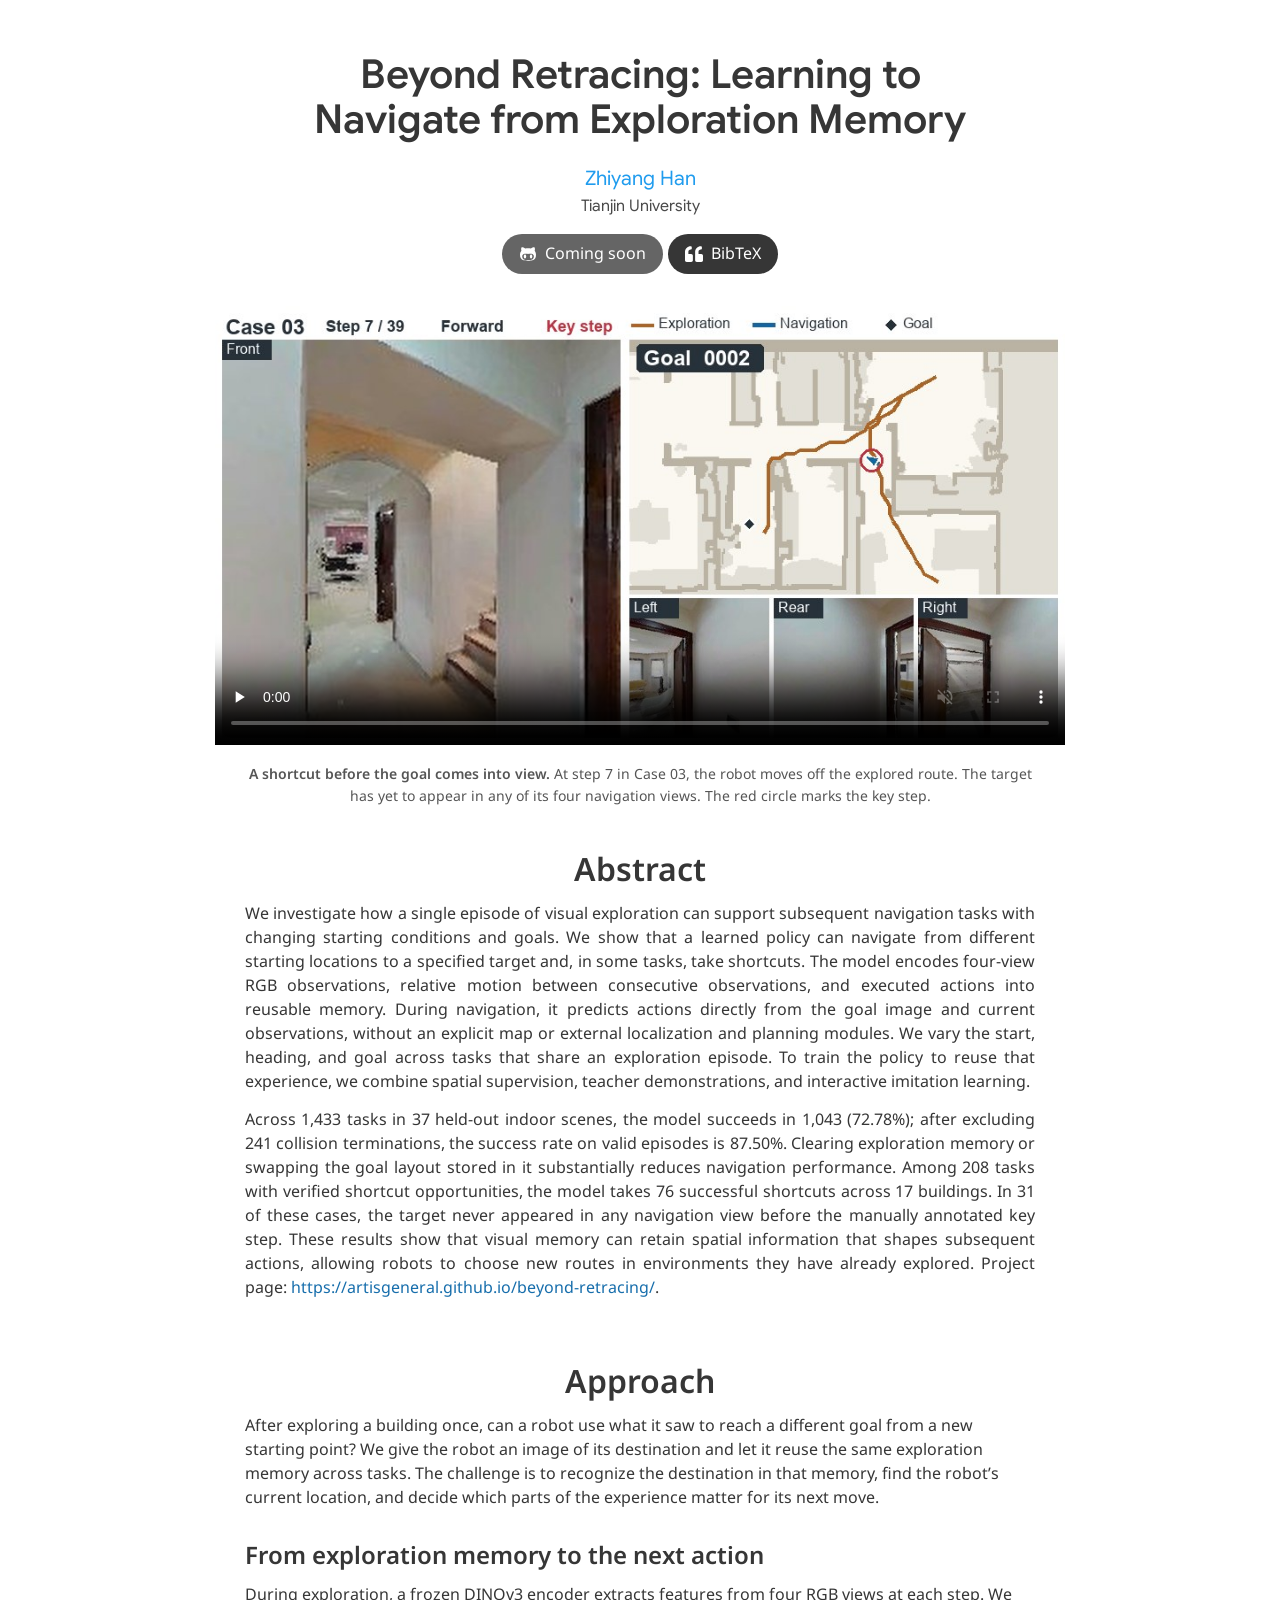
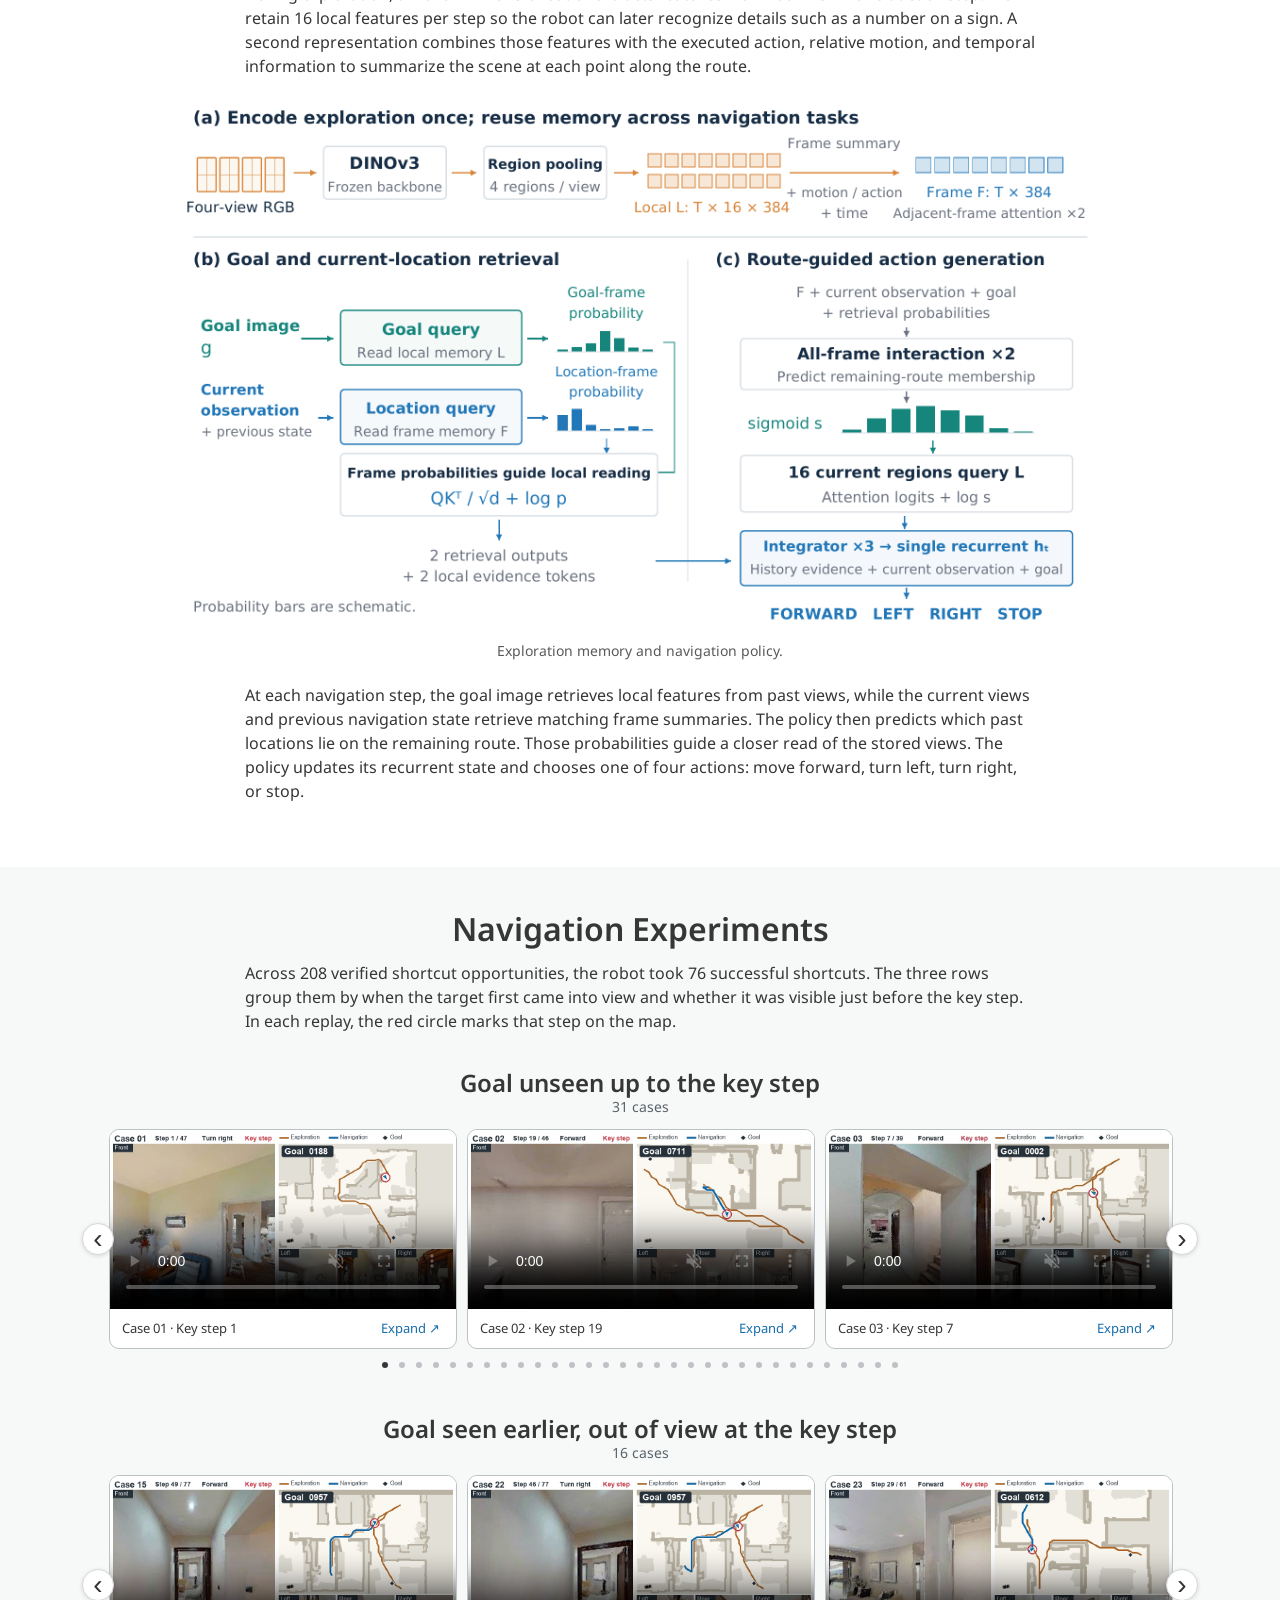
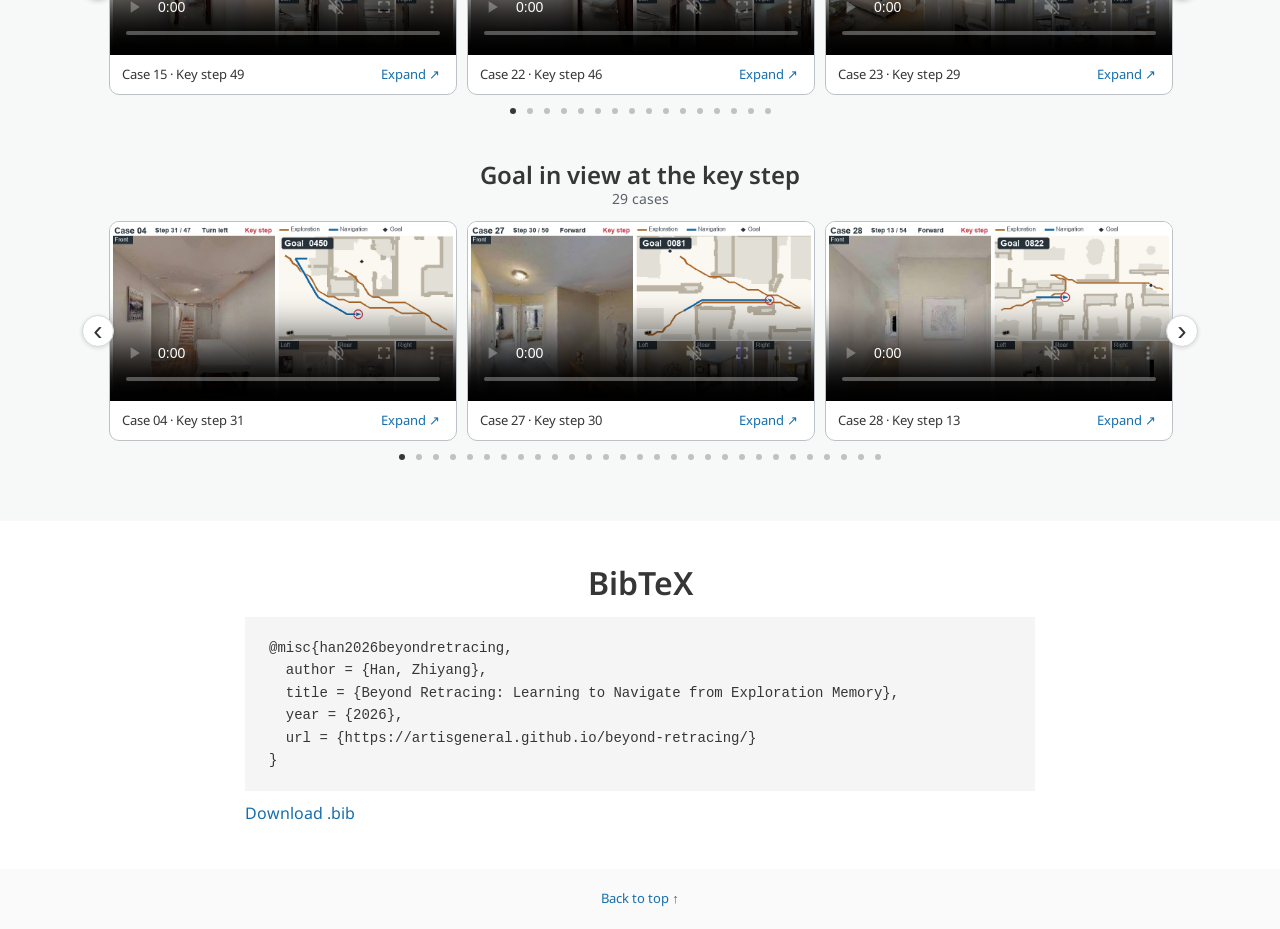
<file: index.html>
<!doctype html>
<html lang="en">
<head>
<meta charset="utf-8"><meta name="viewport" content="width=device-width, initial-scale=1">
<meta name="theme-color" content="#ffffff"><title>Beyond Retracing: Learning to Navigate from Exploration Memory</title>
<link rel="stylesheet" href="vendor/slick.css"><link rel="stylesheet" href="style.css?v=google-sans-2">
<script defer src="vendor/jquery.min.js"></script><script defer src="vendor/slick.min.js"></script>
<script defer src="shortcuts-data.js"></script><script defer src="shortcut-gallery.js"></script>
</head>
<body id="top">
<main>
<header class="publication wrap" aria-labelledby="project-name">
<h1 id="project-name" lang="en">Beyond Retracing: Learning to Navigate from Exploration Memory</h1>
<p class="byline" lang="en">Zhiyang Han</p>
<p class="affiliation" lang="en">Tianjin University</p>
<nav class="resource-links" aria-label="Paper resources">
<span class="resource-unavailable" role="link" aria-disabled="true" aria-label="Code: Coming soon"><img src="assets/code-icon.svg" alt="">Coming soon</span>
<a href="#bibtex"><img src="assets/citation-icon.svg" alt="">BibTeX</a>
</nav></header>
<figure class="lead-demo wrap">
<video controls muted playsinline preload="none" poster="assets/shortcuts/03.jpg" aria-label="Case 03 shortcut replay with its route and four camera views"><source src="assets/shortcuts/03.mp4" type="video/mp4"></video>
<figcaption><strong>A shortcut before the goal comes into view.</strong> At step 7 in Case 03, the robot moves off the explored route. The target has yet to appear in any of its four navigation views. The red circle marks the key step.</figcaption>
</figure>
<section id="abstract" class="text-section wrap"><div><h2>Abstract</h2><p>We investigate how a single episode of visual exploration can support subsequent navigation tasks with changing starting conditions and goals. We show that a learned policy can navigate from different starting locations to a specified target and, in some tasks, take shortcuts. The model encodes four-view RGB observations, relative motion between consecutive observations, and executed actions into reusable memory. During navigation, it predicts actions directly from the goal image and current observations, without an explicit map or external localization and planning modules. We vary the start, heading, and goal across tasks that share an exploration episode. To train the policy to reuse that experience, we combine spatial supervision, teacher demonstrations, and interactive imitation learning.</p>
<p>Across 1,433 tasks in 37 held-out indoor scenes, the model succeeds in 1,043 (72.78%); after excluding 241 collision terminations, the success rate on valid episodes is 87.50%. Clearing exploration memory or swapping the goal layout stored in it substantially reduces navigation performance. Among 208 tasks with verified shortcut opportunities, the model takes 76 successful shortcuts across 17 buildings. In 31 of these cases, the target never appeared in any navigation view before the manually annotated key step. These results show that visual memory can retain spatial information that shapes subsequent actions, allowing robots to choose new routes in environments they have already explored. Project page: <a href="https://artisgeneral.github.io/beyond-retracing/">https://artisgeneral.github.io/beyond-retracing/</a>.</p></div></section>
<section id="approach" class="approach wrap" aria-labelledby="approach-heading">
<h2 id="approach-heading">Approach</h2>
<p>After exploring a building once, can a robot use what it saw to reach a different goal from a new starting point? We give the robot an image of its destination and let it reuse the same exploration memory across tasks. The challenge is to recognize the destination in that memory, find the robot’s current location, and decide which parts of the experience matter for its next move.</p>

<h3>From exploration memory to the next action</h3>
<p>During exploration, a frozen DINOv3 encoder extracts features from four RGB views at each step. We retain 16 local features per step so the robot can later recognize details such as a number on a sign. A second representation combines those features with the executed action, relative motion, and temporal information to summarize the scene at each point along the route.</p>
<figure>
<a href="assets/exploration-memory-policy.png"><img loading="lazy" src="assets/exploration-memory-policy.png" width="1960" height="1124" alt="Exploration produces local features and frame summaries. Separate goal and location queries read this memory, and a recurrent state selects the next action."></a>
<figcaption>Exploration memory and navigation policy.</figcaption>
</figure>
<p>At each navigation step, the goal image retrieves local features from past views, while the current views and previous navigation state retrieve matching frame summaries. The policy then predicts which past locations lie on the remaining route. Those probabilities guide a closer read of the stored views. The policy updates its recurrent state and chooses one of four actions: move forward, turn left, turn right, or stop.</p>

</section>

<section id="replay" class="experiments" aria-labelledby="experiments-title">
<div class="gallery-wrap">
<h2 id="experiments-title">Navigation Experiments</h2>
<p class="gallery-intro">Across 208 verified shortcut opportunities, the robot took 76 successful shortcuts. The three rows group them by when the target first came into view and whether it was visible just before the key step. In each replay, the red circle marks that step on the map.</p>
<div id="shortcut-rows"></div>
</div>
</section>
<dialog id="expanded-replay" aria-labelledby="expanded-title">
<div class="dialog-bar"><h3 id="expanded-title">Shortcut replay</h3><button type="button" id="close-replay" aria-label="Close replay">Close</button></div>
<video controls playsinline muted preload="none"></video>
</dialog>
<section id="bibtex" class="citation wrap" aria-labelledby="citation-title">
<h2 id="citation-title">BibTeX</h2>
<pre><code>@misc{han2026beyondretracing,
  author = {Han, Zhiyang},
  title = {Beyond Retracing: Learning to Navigate from Exploration Memory},
  year = {2026},
  url = {https://artisgeneral.github.io/beyond-retracing/}
}</code></pre>
<a href="assets/beyond-retracing.bib" download>Download .bib</a>
</section>
</main>
<footer><div class="wrap"><a href="#top">Back to top ↑</a></div></footer></body></html>
</file>
<file: style.css>
@font-face{
  font-family:"Google Sans";
  src:url("vendor/fonts/google-sans-latin.woff2") format("woff2");
  font-style:normal;
  font-weight:400 600;
  font-display:swap;
}
@font-face{
  font-family:"Noto Sans";
  src:url("vendor/fonts/noto-sans-latin.woff2") format("woff2");
  font-style:normal;
  font-weight:400 600;
  font-display:swap;
}
*{box-sizing:border-box}
:root{--paper:#fff;--ink:#363636;--muted:#595959;--blue:#176eac;--line:#dedede;--mono:Consolas,monospace;color:var(--ink);background:white;font:16px/1.5 "Noto Sans",Arial,sans-serif}
body,figure,h1,h2,h3,p{margin:0}
.wrap{width:min(960px,calc(100% - 44px));margin-inline:auto}
a{color:var(--blue);text-decoration:none}a:hover{text-decoration:underline}button,input,select{font:inherit}button,select{cursor:pointer}
:focus-visible{outline:3px solid #287db4;outline-offset:3px}
.publication{text-align:center;padding:52px 0 32px}
.publication h1{font:600 clamp(32px,4.1vw,40px)/1.125 "Google Sans",sans-serif;text-wrap:balance;max-width:950px;margin:auto}
.byline,.affiliation{font-family:"Google Sans",sans-serif}.byline{font-size:20px;color:hsl(204,86%,53%);margin:22px 0 0}.affiliation{font-size:16px;color:#4a4a4a}.date{font-size:15px;color:var(--muted);margin:5px auto 16px}
.resource-links{display:flex;justify-content:center;gap:7px;flex-wrap:wrap}.resource-links a,.pill{display:inline-flex;align-items:center;gap:7px;padding:6px 16px;color:white;background:#363636;border:0;border-radius:24px;font-size:15px;line-height:1.6}.resource-links a:hover,.pill:hover{color:white;background:#555;text-decoration:none}
.lead-demo{max-width:850px;text-align:center}.lead-demo video{display:block;width:100%;aspect-ratio:980/396;background:white}
h2{font-size:clamp(26px,3.2vw,32px);line-height:1.125;font-weight:600;text-align:center}
#abstract,.results,.resources-section{padding:43px 0 16px}
#abstract,.resources-section{max-width:790px}
#abstract p,.results p{line-height:1.5;margin:14px auto 0;max-width:790px;text-align:justify}
.results figure{margin:24px auto 0;max-width:875px}.results img{display:block;width:100%}
.lead-demo figcaption,.results figcaption,.replay-shots figcaption{font-size:14px;line-height:1.6;color:#555;text-align:center;margin:8px auto 0;max-width:790px}
.section-head{display:flex;flex-wrap:wrap;align-items:center;justify-content:space-between;gap:15px}
.transport,.caption,.legend{display:flex;align-items:center}
.resources-section{padding-bottom:40px}.resources-section>p{text-align:center;margin:14px 0 34px}pre{margin:16px 0 0;padding:20px 24px;background:#f5f5f5;text-align:left;font:14px/1.6 var(--mono);white-space:pre-wrap;overflow-wrap:anywhere}
footer{padding:20px;text-align:center;background:#fafafa;font-size:13px}
.strip{display:grid;grid-template-columns:repeat(3,1fr);gap:4px;overflow:hidden;border-radius:9px;background:#f3f1eb}.shot{position:relative;display:block;overflow:hidden;background:#403d34}.shot img{width:100%;height:clamp(170px,19.8vw,250px);object-fit:cover;display:block;transition:transform .25s ease}.shot:hover img{transform:scale(1.025)}.shot>span{position:absolute;inset:auto 0 0;color:white;background:linear-gradient(transparent,#16171acc);padding:28px 16px 11px;display:flex;align-items:center;justify-content:space-between;font-size:13px;font-weight:600}.shot i{font:11px var(--mono)}figcaption,.caption{color:var(--muted);font-size:12px}figcaption{text-align:center;padding:10px 0 0}figcaption b{color:var(--ink);margin-right:6px}.replay-band{background:#eeefe9;border-block:1px solid var(--line);padding:32px 0}.section-head{gap:16px;margin-bottom:14px}.section-head .eyebrow{margin-bottom:4px}.case-label{font-size:13px;color:var(--muted)}select{border:1px solid #c3c4bd;background:#fff;border-radius:6px;padding:8px;margin-left:6px;color:var(--ink)}.viewer{border:1px solid #c6c9c2;border-radius:9px;overflow:hidden;background:white}.panels{display:grid;grid-template-columns:1.1fr 1fr}.map-panel,.camera-panel{height:clamp(260px,29vw,365px);position:relative;min-width:0;overflow:hidden}.map-panel{background-color:#e5e9e1;background-image:linear-gradient(#bcc2b744 1px,transparent 1px),linear-gradient(90deg,#bcc2b744 1px,transparent 1px);background-size:20px 20px}.map-panel canvas,.camera-panel img{display:block;width:100%;height:100%}.camera-panel{background:#24272a}.camera-panel img{object-fit:contain}.view-label,.action,.legend{position:absolute;z-index:1;left:12px;font-size:12px;border-radius:3px;padding:3px 8px}.view-label,.action{background:#25272adc;color:white}.view-label{top:12px}.action,.legend{bottom:12px}.legend{gap:9px;background:#fffffff0;font-size:11px}.legend span{display:flex;align-items:center;gap:4px}.legend b{width:15px}.explored{border-top:2px dashed #986526}.driven{border-top:3px solid #00846f}.legend .goal{width:8px;height:8px;border-radius:50%;border:2px solid #913c5e}.transport{gap:12px;padding:12px}.transport button{background:var(--ink);color:white;border:none;border-radius:5px;min-height:36px;padding:4px 12px}.transport input{flex:1;min-width:30px;accent-color:var(--blue)}.transport output{font:13px var(--mono)}#restart{background:#eeefe9;color:var(--ink);font-size:20px}.caption{gap:12px;margin-top:10px}.sr{position:absolute;width:1px;height:1px;overflow:hidden;clip-path:inset(50%)}
.replay-band{margin-top:42px;background:#fafafa;border:0}.replay-shots{margin:20px auto 0}.replay-shots .strip{max-width:700px;margin:auto}.replay-shots .shot img{height:130px}.shot{color:white}
@media(max-width:680px){.wrap{width:calc(100% - 28px)}.publication{padding:34px 0 23px}.publication h1{font-size:34px}.byline{margin-top:16px}.resource-links a{padding:5px 12px}.panels{grid-template-columns:1fr}.map-panel,.camera-panel{height:225px}.caption{display:block}.replay-shots .shot img{height:92px}.shot>span{display:block;padding:16px 5px 3px;font-size:10px}.shot i{display:block}.case-label{font-size:12px}.transport{gap:7px}.section-head{align-items:center}#abstract,.results,.resources-section{padding-top:32px}#abstract p,.results p{text-align:start}}
@media(prefers-reduced-motion:reduce){.shot img{transition:none}}
.approach{padding:clamp(32px,5vw,48px) 0 16px}
.approach p,.approach h3{max-width:790px;margin-inline:auto}
.approach p{margin-top:14px;line-height:1.5}
.approach h3{margin-top:32px;font-size:clamp(20px,2.5vw,24px);line-height:1.125;font-weight:600}
.approach figure{max-width:925px;margin:22px auto}
.approach figure>a,.approach img{display:block}
.approach img{width:100%;height:auto;cursor:zoom-in}
.approach figcaption{font-size:14px}
.lead-demo video{aspect-ratio:960/496;height:auto}
.experiments{margin-top:48px;padding:44px 0 48px;background:#f7f8f8}
.gallery-wrap{width:min(1280px,calc(100% - 48px));margin:auto}
.gallery-intro{max-width:790px;margin:14px auto 36px;line-height:1.5}
.gallery-row+.gallery-row{margin-top:34px}
.resource-links{margin-top:16px;gap:5px}
.citation{max-width:790px;padding:44px 0;scroll-margin-top:20px}
.citation pre{margin-bottom:10px}
.resource-links a,.resource-unavailable{display:inline-flex;align-items:center;gap:8px;padding:7px 17px;border-radius:24px;background:#363636;color:white;font-size:16px;line-height:1.6}
.resource-links img{width:18px;height:18px;object-fit:contain}
.resource-unavailable{background:#656565;cursor:default}
.gallery-row{max-width:1120px;margin-inline:auto}
.gallery-row h3{font-size:clamp(19px,2.2vw,24px);line-height:1.125;font-weight:600;text-align:center;margin-bottom:14px}
.case-count{display:block;margin-top:3px;font-size:14px;font-weight:400;color:#59636a}
.case-carousel{margin-inline:24px}
.case-carousel .clip{height:auto;margin:0 5px;border:1px solid #bbc1c4;border-radius:10px;overflow:hidden;background:white}
.case-video{width:100%;height:auto;aspect-ratio:960/496;display:block}
.clip-caption,.dialog-bar{display:flex;align-items:center;justify-content:space-between;gap:8px}
.clip-caption{padding:6px 12px;font-size:13px}
.clip-caption button{color:var(--blue);border:0;background:transparent;padding:4px}
.slick-arrow{position:absolute;top:calc(50% - 16px);transform:translateY(-50%);z-index:1;width:32px;height:32px;border-radius:50%;border:1px solid #d4d7d9;background:white;color:#333;box-shadow:0 1px 4px #0002;font:28px/23px Arial,sans-serif}
.slick-prev{left:-22px}.slick-next{right:-22px}
.slick-dots{list-style:none;display:flex;justify-content:center;flex-wrap:wrap;gap:0;margin:9px 0 0;padding:0}
.slick-dots button{font-size:0;display:grid;place-items:center;width:17px;height:23px;border:0;padding:0;background:transparent}
.slick-dots button::before{content:"";width:6px;height:6px;border-radius:50%;background:#bfc2c5}
.slick-active>button::before,.slick-dots button:hover::before{background:#34383b}
#expanded-replay{width:min(990px,94vw);padding:12px;border:0;border-radius:10px;color:var(--ink)}
#expanded-replay::backdrop{background:#141c22d9}
.dialog-bar{padding:0 2px 8px}
.dialog-bar button{border:1px solid #bfc6ca;background:white;color:#24323b;border-radius:24px;padding:3px 12px}
#expanded-replay video{display:block;width:100%;max-height:78vh}
@media(max-width:680px){
  .gallery-wrap{width:calc(100% - 24px)}
  .case-carousel{margin-inline:12px}
  .slick-prev{left:-14px}.slick-next{right:-14px}
  .slick-dots button{width:10px;height:18px}
}
</file>
